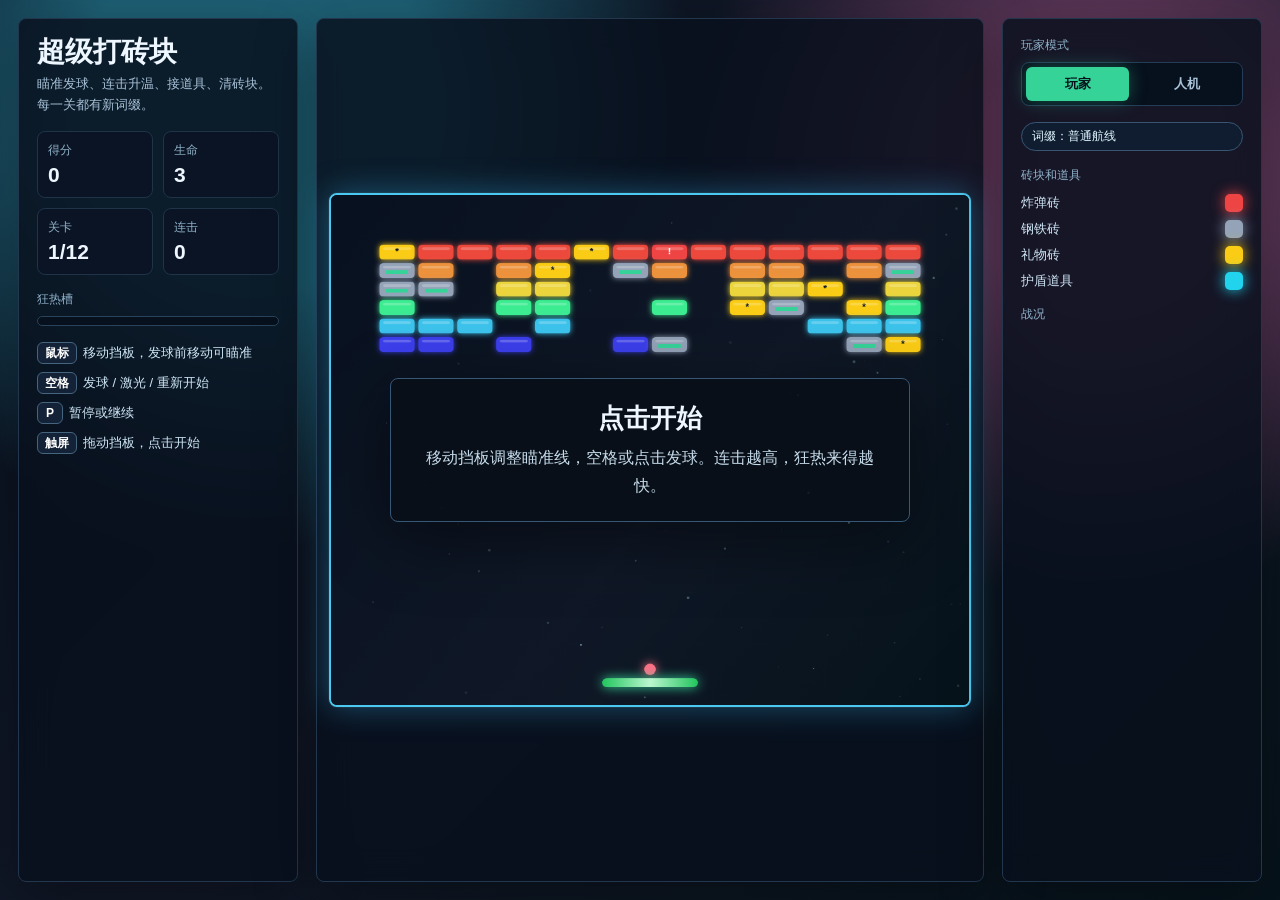
<file: index.html>
<!DOCTYPE html>
<html lang="zh-CN">
<head>
<meta charset="UTF-8">
<meta name="viewport" content="width=device-width, initial-scale=1.0">
<title>超级打砖块</title>
<style>
:root{
    color-scheme:dark;
    --panel:#0f172a;
    --ink:#eef6ff;
    --muted:#a8c2d8;
    --line:#22364d;
    --green:#36d399;
    --cyan:#38bdf8;
    --pink:#fb7185;
    --gold:#facc15;
}
*{box-sizing:border-box}
body{
    margin:0;
    min-height:100vh;
    overflow:hidden;
    background:
        radial-gradient(circle at 20% 12%,#1e5f74 0 14%,transparent 34%),
        radial-gradient(circle at 86% 20%,#62385b 0 10%,transparent 32%),
        linear-gradient(135deg,#08111f,#111827 48%,#06131b);
    color:var(--ink);
    font-family:"Microsoft YaHei",Arial,sans-serif;
}
.shell{
    height:100vh;
    display:grid;
    grid-template-columns:minmax(230px,280px) minmax(0,1fr) minmax(220px,260px);
    gap:18px;
    padding:18px;
}
.panel{
    min-height:0;
    border:1px solid var(--line);
    background:rgba(9,16,29,.84);
    box-shadow:0 18px 60px rgba(0,0,0,.34);
    backdrop-filter:blur(16px);
    border-radius:8px;
}
.side{
    padding:18px;
    display:flex;
    flex-direction:column;
    gap:16px;
}
h1{
    margin:0;
    font-size:28px;
    line-height:1.1;
}
.tagline{
    margin:6px 0 0;
    color:var(--muted);
    font-size:13px;
    line-height:1.6;
}
.stat-grid{
    display:grid;
    grid-template-columns:1fr 1fr;
    gap:10px;
}
.stat{
    border:1px solid #1f3349;
    background:#0b1424;
    padding:10px;
    border-radius:8px;
}
.label{
    color:#8fb2c9;
    font-size:12px;
}
.value{
    margin-top:4px;
    font-size:21px;
    font-weight:700;
}
.meter{
    height:10px;
    border:1px solid #29435b;
    background:#07101d;
    border-radius:999px;
    overflow:hidden;
}
.meter span{
    display:block;
    height:100%;
    width:0%;
    background:linear-gradient(90deg,#22c55e,#facc15,#fb7185);
    box-shadow:0 0 18px #facc15;
    transition:width .12s linear;
}
.list{
    display:grid;
    gap:8px;
    color:#cfe7f6;
    font-size:13px;
    line-height:1.5;
}
.key{
    display:inline-flex;
    align-items:center;
    justify-content:center;
    min-width:26px;
    height:22px;
    padding:0 7px;
    margin-right:6px;
    border:1px solid #45647d;
    border-radius:6px;
    background:#132237;
    color:white;
    font-size:12px;
    font-weight:700;
}
.mode-toggle{
    display:grid;
    grid-template-columns:1fr 1fr;
    gap:6px;
    padding:4px;
    border:1px solid #243c55;
    border-radius:8px;
    background:#07101d;
}
.mode-toggle button{
    min-height:34px;
    border:0;
    border-radius:6px;
    background:transparent;
    color:#a8c2d8;
    font:700 13px "Microsoft YaHei",Arial,sans-serif;
    cursor:pointer;
}
.mode-toggle button.active{
    background:#36d399;
    color:#06131b;
    box-shadow:0 0 18px rgba(54,211,153,.34);
}
.game-wrap{
    min-width:0;
    min-height:0;
    position:relative;
    display:grid;
    place-items:center;
    padding:12px;
}
#gameCanvas{
    width:min(100%,calc((100vh - 60px) * 1.25));
    aspect-ratio:5/4;
    max-height:calc(100vh - 44px);
    border:2px solid #4cc9f0;
    border-radius:8px;
    background:#08111f;
    box-shadow:0 0 0 1px rgba(255,255,255,.05),0 0 32px rgba(56,189,248,.36);
}
.overlay{
    position:absolute;
    inset:12px;
    display:grid;
    place-items:center;
    pointer-events:none;
}
.card{
    width:min(520px,86%);
    border:1px solid #365775;
    background:rgba(7,14,24,.86);
    border-radius:8px;
    padding:22px;
    text-align:center;
    box-shadow:0 18px 70px rgba(0,0,0,.45);
}
.card h2{
    margin:0 0 8px;
    font-size:26px;
}
.card p{
    margin:0;
    color:#c7dceb;
    line-height:1.7;
}
.badge{
    display:inline-flex;
    align-items:center;
    gap:6px;
    min-height:28px;
    padding:5px 10px;
    border:1px solid #385671;
    border-radius:999px;
    background:#101d31;
    color:#dff7ff;
    font-size:12px;
}
.feed{
    min-height:112px;
    display:grid;
    align-content:start;
    gap:8px;
}
.event{
    padding:9px 10px;
    border:1px solid #22364d;
    border-radius:8px;
    background:#0b1424;
    color:#dbeafe;
    font-size:13px;
}
.legend{
    display:grid;
    gap:8px;
}
.legend-row{
    display:flex;
    align-items:center;
    justify-content:space-between;
    gap:10px;
    color:#cfe7f6;
    font-size:13px;
}
.swatch{
    width:18px;
    height:18px;
    border-radius:5px;
    box-shadow:0 0 14px currentColor;
}
@media (max-width:900px){
    body{overflow:auto}
    .shell{
        height:auto;
        min-height:100vh;
        grid-template-columns:1fr;
        padding:12px;
    }
    .side{padding:14px}
    #gameCanvas{
        width:100%;
        max-height:none;
    }
}
</style>
</head>
<body>
<main class="shell">
    <aside class="panel side">
        <div>
            <h1>超级打砖块</h1>
            <p class="tagline">瞄准发球、连击升温、接道具、清砖块。每一关都有新词缀。</p>
        </div>
        <section class="stat-grid" aria-label="游戏数据">
            <div class="stat"><div class="label">得分</div><div class="value" id="score">0</div></div>
            <div class="stat"><div class="label">生命</div><div class="value" id="lives">3</div></div>
            <div class="stat"><div class="label">关卡</div><div class="value" id="level">1</div></div>
            <div class="stat"><div class="label">连击</div><div class="value" id="combo">0</div></div>
        </section>
        <div>
            <div class="label" style="margin-bottom:8px">狂热槽</div>
            <div class="meter"><span id="feverMeter"></span></div>
        </div>
        <section class="list" aria-label="操作">
            <div><span class="key">鼠标</span>移动挡板，发球前移动可瞄准</div>
            <div><span class="key">空格</span>发球 / 激光 / 重新开始</div>
            <div><span class="key">P</span>暂停或继续</div>
            <div><span class="key">触屏</span>拖动挡板，点击开始</div>
        </section>
    </aside>

    <section class="panel game-wrap" aria-label="游戏区域">
        <canvas id="gameCanvas" width="1000" height="800"></canvas>
        <div class="overlay" id="overlay">
            <div class="card">
                <h2 id="overlayTitle">点击开始</h2>
                <p id="overlayText">移动挡板调整瞄准线，空格或点击发球。连击越高，狂热来得越快。</p>
            </div>
        </div>
    </section>

    <aside class="panel side">
        <section>
            <div class="label" style="margin-bottom:8px">玩家模式</div>
            <div class="mode-toggle" role="group" aria-label="玩家模式">
                <button class="active" id="playerModeBtn" type="button">玩家</button>
                <button id="aiModeBtn" type="button">人机</button>
            </div>
        </section>
        <div class="badge" id="modifierBadge">词缀：准备中</div>
        <section>
            <div class="label" style="margin-bottom:10px">砖块和道具</div>
            <div class="legend">
                <div class="legend-row"><span>炸弹砖</span><span class="swatch" style="color:#ef4444;background:#ef4444"></span></div>
                <div class="legend-row"><span>钢铁砖</span><span class="swatch" style="color:#94a3b8;background:#94a3b8"></span></div>
                <div class="legend-row"><span>礼物砖</span><span class="swatch" style="color:#facc15;background:#facc15"></span></div>
                <div class="legend-row"><span>护盾道具</span><span class="swatch" style="color:#22d3ee;background:#22d3ee"></span></div>
            </div>
        </section>
        <section>
            <div class="label" style="margin-bottom:10px">战况</div>
            <div class="feed" id="feed"></div>
        </section>
    </aside>
</main>

<script>
const canvas = document.getElementById("gameCanvas");
const ctx = canvas.getContext("2d");
const overlay = document.getElementById("overlay");
const overlayTitle = document.getElementById("overlayTitle");
const overlayText = document.getElementById("overlayText");
const scoreEl = document.getElementById("score");
const livesEl = document.getElementById("lives");
const levelEl = document.getElementById("level");
const comboEl = document.getElementById("combo");
const feverMeter = document.getElementById("feverMeter");
const modifierBadge = document.getElementById("modifierBadge");
const feed = document.getElementById("feed");
const playerModeBtn = document.getElementById("playerModeBtn");
const aiModeBtn = document.getElementById("aiModeBtn");

const W = canvas.width;
const H = canvas.height;
const maxLevel = 12;
const modifiers = [
    {name:"普通航线", ball:1, gravity:1, drop:1},
    {name:"高速雨", ball:1.14, gravity:1.18, drop:1.2},
    {name:"礼物加班", ball:.98, gravity:.95, drop:1.55},
    {name:"硬核砖墙", ball:1.05, gravity:1, drop:.9},
    {name:"霓虹巡航", ball:1.08, gravity:1.05, drop:1}
];
const powerColors = {
    multi:"#facc15",
    life:"#38bdf8",
    wide:"#36d399",
    laser:"#ef4444",
    shield:"#22d3ee",
    slow:"#a78bfa",
    blast:"#fb7185"
};
const powerLabels = {
    multi:"多球",
    life:"+1",
    wide:"加宽",
    laser:"激光",
    shield:"护盾",
    slow:"慢放",
    blast:"清屏"
};

let audioCtx;
let state;
let pointerX = W / 2;
let controlMode = "player";
let rafId = 0;
let lastTime = 0;
let starSeed = Array.from({length:70}, () => ({
    x:Math.random() * W,
    y:Math.random() * H,
    r:Math.random() * 1.8 + .5,
    a:Math.random() * .5 + .2,
    s:Math.random() * .35 + .05
}));

function makeState() {
    return {
        mode:"ready",
        score:0,
        lives:3,
        level:1,
        combo:0,
        fever:0,
        feverTime:0,
        shake:0,
        messageTimer:0,
        message:"",
        shield:false,
        laserTime:0,
        slowTime:0,
        aiLaunchDelay:0,
        aiLaserCooldown:0,
        aiShotBias:1,
        modifier:modifiers[0],
        paddle:{x:W / 2 - 75, y:H - 42, w:150, h:14, target:W / 2},
        balls:[],
        bricks:[],
        powerUps:[],
        lasers:[],
        particles:[]
    };
}

function initAudio() {
    if (!audioCtx) audioCtx = new (window.AudioContext || window.webkitAudioContext)();
    if (audioCtx.state === "suspended") audioCtx.resume();
}

function beep(freq, type = "sine", duration = .07, volume = .06) {
    if (!audioCtx) return;
    const osc = audioCtx.createOscillator();
    const gain = audioCtx.createGain();
    osc.type = type;
    osc.frequency.value = freq;
    gain.gain.value = volume;
    osc.connect(gain);
    gain.connect(audioCtx.destination);
    osc.start();
    gain.gain.exponentialRampToValueAtTime(.0001, audioCtx.currentTime + duration);
    osc.stop(audioCtx.currentTime + duration);
}

function addEvent(text) {
    const item = document.createElement("div");
    item.className = "event";
    item.textContent = text;
    feed.prepend(item);
    while (feed.children.length > 4) feed.lastChild.remove();
}

function showOverlay(title, text) {
    overlayTitle.textContent = title;
    overlayText.textContent = text;
    overlay.style.display = "grid";
}

function hideOverlay() {
    overlay.style.display = "none";
}

function setTemporaryMessage(text, frames = 90) {
    state.message = text;
    state.messageTimer = frames;
}

function syncControlModeButtons() {
    playerModeBtn.classList.toggle("active", controlMode === "player");
    aiModeBtn.classList.toggle("active", controlMode === "ai");
}

function setControlMode(mode) {
    controlMode = mode;
    syncControlModeButtons();
    if (!state) return;
    if (mode === "ai") {
        state.aiLaunchDelay = 18;
        setTemporaryMessage("人机接管");
        addEvent("切换到人机模式。");
        if (state.mode === "ready" || state.mode === "gameover" || state.mode === "win") startGame();
    } else {
        setTemporaryMessage("玩家接管");
        addEvent("切换到玩家模式。");
    }
}

function startGame() {
    initAudio();
    state = makeState();
    feed.innerHTML = "";
    addEvent("第一关上线，先热手。");
    buildLevel();
    hideOverlay();
    state.mode = "aim";
    if (controlMode === "ai") {
        state.aiLaunchDelay = 18;
        setTemporaryMessage("人机接管");
    }
    cancelAnimationFrame(rafId);
    lastTime = performance.now();
    rafId = requestAnimationFrame(loop);
}

function buildLevel() {
    state.modifier = modifiers[(state.level - 1) % modifiers.length];
    modifierBadge.textContent = "词缀：" + state.modifier.name;
    state.balls = [];
    state.bricks = [];
    state.powerUps = [];
    state.lasers = [];
    state.particles = [];
    state.combo = 0;
    state.paddle.w = Math.max(125, Math.min(170, state.paddle.w));
    state.paddle.x = W / 2 - state.paddle.w / 2;
    state.paddle.target = W / 2;
    createBall(true);

    const cols = 14;
    const rows = 6 + Math.min(3, Math.floor((state.level - 1) / 2));
    const gap = 6;
    const bw = Math.floor((W - 140 - gap * (cols - 1)) / cols);
    const bh = 23;
    const ox = (W - cols * bw - (cols - 1) * gap) / 2;
    const oy = 78;
    const rowHues = [0,25,48,145,190,235,275,315,345];
    for (let r = 0; r < rows; r++) {
        for (let c = 0; c < cols; c++) {
            const edgeBrick = c === 0 || c === cols - 1;
            const staggerGap = r % 2 === 1 && (c + state.level) % 3 === 0;
            const centerGap = r > 0 && Math.abs(c - (cols - 1) / 2) < 2.2 && (r + state.level) % 2 !== 0;
            const diagonalGap = r > 1 && (c + r + state.level) % 5 === 0;
            const pocketGap = r > 2 && (c - r + state.level) % 6 === 0;
            if (!edgeBrick && (staggerGap || centerGap || diagonalGap || pocketGap)) continue;
            let type = "normal";
            let hp = 1;
            const roll = Math.random();
            if (roll < .045 + state.level * .004) type = "bomb";
            else if (roll < .18 + state.level * .01) { type = "hard"; hp = state.modifier.name === "硬核砖墙" ? 4 : 3; }
            else if (roll < .27 + state.modifier.drop * .025) type = "gift";
            state.bricks.push({
                x:ox + c * (bw + gap),
                y:oy + r * (bh + gap),
                w:bw,
                h:bh,
                hp,
                maxHp:hp,
                type,
                alive:true,
                hue:(rowHues[r % rowHues.length] + state.level * 4) % 360
            });
        }
    }
}

function createBall(stuck = false, source) {
    const angle = source ? Math.atan2(source.dy, source.dx) + (Math.random() - .5) * .85 : -Math.PI / 2;
    const speed = (5.2 + Math.min(2.5, state.level * .25)) * state.modifier.ball;
    const ball = {
        x:source ? source.x : state.paddle.x + state.paddle.w / 2,
        y:source ? source.y : state.paddle.y - 14,
        dx:Math.cos(angle) * speed,
        dy:Math.sin(angle) * speed,
        r:9,
        stuck,
        trail:[]
    };
    if (stuck) {
        ball.dx = 0;
        ball.dy = -speed;
    }
    state.balls.push(ball);
    return ball;
}

function launchBalls() {
    if (state.mode === "ready") return;
    let launched = false;
    const aim = getAim();
    state.balls.forEach(ball => {
        if (!ball.stuck) return;
        const speed = (5.8 + Math.min(2.8, state.level * .3)) * state.modifier.ball;
        ball.dx = Math.cos(aim) * speed;
        ball.dy = Math.sin(aim) * speed;
        ball.stuck = false;
        launched = true;
    });
    if (!launched) return;
    state.mode = "playing";
    beep(540, "triangle", .08);
}

function getAim() {
    const center = state.paddle.x + state.paddle.w / 2;
    const offset = Math.max(-1, Math.min(1, (pointerX - center) / 180));
    return -Math.PI / 2 + offset * .85;
}

function pauseGame() {
    if (!state || state.mode === "ready" || state.mode === "gameover" || state.mode === "win") return;
    if (state.mode === "paused") {
        state.mode = state.balls.some(b => b.stuck) ? "aim" : "playing";
        hideOverlay();
        lastTime = performance.now();
        rafId = requestAnimationFrame(loop);
    } else {
        state.mode = "paused";
        showOverlay("已暂停", "按 P 继续。局面已经停住，可以喘口气。");
        cancelAnimationFrame(rafId);
    }
}

function spawnParticles(x, y, color, count = 16, power = 1) {
    for (let i = 0; i < count; i++) {
        const a = Math.random() * Math.PI * 2;
        const s = (Math.random() * 4 + 1.5) * power;
        state.particles.push({
            x, y,
            dx:Math.cos(a) * s,
            dy:Math.sin(a) * s,
            life:28 + Math.random() * 28,
            color,
            size:Math.random() * 3 + 2
        });
    }
}

function brickColor(brick) {
    if (brick.type === "bomb") return "#ef4444";
    if (brick.type === "hard") return "#94a3b8";
    if (brick.type === "gift") return "#facc15";
    return `hsl(${brick.hue},82%,58%)`;
}

function damageBrick(brick, amount = 1) {
    if (!brick.alive) return;
    brick.hp -= amount;
    if (brick.hp > 0) {
        beep(150, "square", .04, .04);
        return;
    }
    brick.alive = false;
    const gain = 12 + state.combo * 2;
    state.score += state.feverTime > 0 ? gain * 2 : gain;
    state.combo += 1;
    state.fever = Math.min(100, state.fever + 5 + Math.min(8, state.combo / 3));
    spawnParticles(brick.x + brick.w / 2, brick.y + brick.h / 2, brickColor(brick), 18);
    beep(240 + Math.random() * 360, "triangle", .06);

    if (state.combo === 8) setTemporaryMessage("8 连击，开始热了！");
    if (state.combo === 18) setTemporaryMessage("18 连击，狂热马上来！");
    if (state.fever >= 100 && state.feverTime <= 0) {
        state.fever = 0;
        state.feverTime = 520;
        setTemporaryMessage("狂热模式：双倍分数！");
        addEvent("狂热模式启动，得分翻倍。");
        beep(760, "sawtooth", .14, .08);
    }

    if (brick.type === "bomb") explodeAround(brick);
    if (brick.type === "gift" || Math.random() < .17 * state.modifier.drop) spawnPower(brick.x + brick.w / 2, brick.y + brick.h / 2);
}

function explodeAround(origin) {
    state.shake = 18;
    beep(80, "sawtooth", .18, .1);
    for (const brick of state.bricks) {
        if (!brick.alive || brick === origin) continue;
        const dx = brick.x + brick.w / 2 - (origin.x + origin.w / 2);
        const dy = brick.y + brick.h / 2 - (origin.y + origin.h / 2);
        if (Math.hypot(dx, dy) < 85) {
            brick.alive = false;
            state.score += 18;
            spawnParticles(brick.x + brick.w / 2, brick.y + brick.h / 2, brickColor(brick), 10);
        }
    }
}

function spawnPower(x, y) {
    const types = ["multi","life","wide","laser","shield","slow","blast"];
    const weights = [42,10,16,16,12,10,7];
    let total = weights.reduce((a,b) => a + b, 0);
    let pick = Math.random() * total;
    let type = "multi";
    for (let i = 0; i < types.length; i++) {
        pick -= weights[i];
        if (pick <= 0) { type = types[i]; break; }
    }
    state.powerUps.push({x, y, type, vy:2.4 * state.modifier.gravity, spin:0});
}

function applyPower(type) {
    beep(620, "sine", .08);
    addEvent("获得道具：" + powerLabels[type]);
    if (type === "multi") {
        const active = state.balls.filter(b => !b.stuck).slice(0, 8);
        if (active.length === 0) active.push(...state.balls.slice(0, 1));
        active.forEach(ball => createBall(false, ball));
        setTemporaryMessage("多球乱斗！");
    }
    if (type === "life") state.lives += 1;
    if (type === "wide") {
        state.paddle.w = Math.min(260, state.paddle.w + 42);
        setTimeout(() => { if (state) state.paddle.w = Math.max(130, state.paddle.w - 34); }, 9500);
    }
    if (type === "laser") {
        state.laserTime = 520;
        setTemporaryMessage("激光就绪，按空格发射。");
    }
    if (type === "shield") {
        state.shield = true;
        setTemporaryMessage("底部护盾已展开。");
    }
    if (type === "slow") {
        state.slowTime = 420;
        setTemporaryMessage("慢放时间，稳稳接球。");
    }
    if (type === "blast") {
        const targets = state.bricks.filter(b => b.alive).slice(0, 18);
        targets.forEach(b => damageBrick(b, 99));
        state.shake = 24;
    }
}

function fireLaser() {
    if (state.laserTime <= 0) return;
    state.lasers.push({x:state.paddle.x + 14, y:state.paddle.y - 10});
    state.lasers.push({x:state.paddle.x + state.paddle.w - 18, y:state.paddle.y - 10});
    beep(840, "square", .04, .04);
}

function levelCleared() {
    return state.bricks.every(b => !b.alive);
}

function prepareRespawnBall() {
    state.balls = [];
    createBall(true);
    state.mode = "aim";
    state.lasers = [];
}

function nextLevel() {
    state.level += 1;
    if (state.level > maxLevel) {
        state.mode = "win";
        showOverlay("通关成功", `最终得分 ${state.score}。按空格或点击再来一局。`);
        addEvent("十二关全清，漂亮。");
        return;
    }
    addEvent(`第 ${state.level} 关：${modifiers[(state.level - 1) % modifiers.length].name}`);
    buildLevel();
    state.mode = "aim";
    setTemporaryMessage(`第 ${state.level} 关`);
}

function loseLife() {
    if (state.shield) {
        state.shield = false;
        prepareRespawnBall();
        setTemporaryMessage("护盾救了一球。");
        beep(520, "triangle", .15);
        return;
    }
    state.lives -= 1;
    state.combo = 0;
    beep(95, "sawtooth", .2);
    if (state.lives <= 0) {
        state.mode = "gameover";
        showOverlay("游戏结束", `得分 ${state.score}。按空格或点击重新开始。`);
        return;
    }
    prepareRespawnBall();
    setTemporaryMessage("掉球了，重新瞄准。");
}

function clamp(value, min, max) {
    return Math.max(min, Math.min(max, value));
}

function reflectCourtX(x, radius = 9) {
    const minX = radius;
    const maxX = W - radius;
    const span = maxX - minX;
    let offset = (x - minX) % (span * 2);
    if (offset < 0) offset += span * 2;
    return offset <= span ? minX + offset : maxX - (offset - span);
}

function predictLandingX(ball) {
    if (ball.stuck || ball.dy <= .05) return null;
    const p = state.paddle;
    const steps = (p.y - ball.y) / ball.dy;
    if (steps <= 0) return null;
    return reflectCourtX(ball.x + ball.dx * steps, ball.r);
}

function chooseAiBrickTarget(originX = W / 2) {
    const alive = state.bricks.filter(brick => brick.alive);
    if (alive.length === 0) return null;
    return alive.reduce((best, brick) => {
        const brickCenter = brick.x + brick.w / 2;
        const frontRowBonus = brick.y * .9;
        const laneCost = Math.abs(brickCenter - originX) * .42;
        const specialBonus = brick.type === "gift" ? -36 : brick.type === "bomb" ? -24 : 0;
        const score = laneCost - frontRowBonus + specialBonus;
        return score < best.score ? {brick, score} : best;
    }, {brick:alive[0], score:Infinity}).brick;
}

function calculateAiHitOffset(landingX, ball) {
    const p = state.paddle;
    const speed = Math.min(9.2, Math.hypot(ball.dx, ball.dy) + .13);
    const startY = p.y - ball.r - 1;
    const candidates = state.bricks.filter(brick => brick.alive);
    if (candidates.length === 0) return state.aiShotBias * .62;

    let best = {hit:state.aiShotBias * .62, score:Infinity};
    for (const brick of candidates) {
        const targetX = brick.x + brick.w / 2;
        const targetY = brick.y + brick.h / 2;
        const vertical = Math.max(120, startY - targetY);
        for (let hit = -.9; hit <= .9; hit += .04) {
            if (Math.abs(hit) < .28) continue;
            const dx = hit * 6.4;
            const dy = -Math.sqrt(Math.max(10, speed * speed - dx * dx));
            const steps = vertical / -dy;
            const routeX = reflectCourtX(landingX + dx * steps, ball.r);
            const miss = Math.max(0, Math.abs(routeX - targetX) - brick.w / 2);
            const angleReward = Math.abs(hit) * 8;
            const specialBonus = brick.type === "gift" ? 18 : brick.type === "bomb" ? 14 : 0;
            const score = miss * 16 + brick.y * .02 - angleReward - specialBonus;
            if (score < best.score) best = {hit, score};
        }
    }

    state.aiShotBias = best.hit >= 0 ? 1 : -1;
    return clamp(best.hit, -.9, .9);
}

function isMultiBallActive() {
    return state.balls.filter(ball => !ball.dead && !ball.stuck).length > 1;
}

function chooseAiDropTarget() {
    return state.powerUps
        .filter(pu => pu.y < state.paddle.y && pu.y > H * .28)
        .sort((a, b) => b.y - a.y)[0] || null;
}

function chooseAiLaserTarget(center) {
    const p = state.paddle;
    const target = chooseAiBrickTarget(center);
    if (!target) return null;
    const targetX = target.x + target.w / 2;
    const leftLaserCenter = clamp(targetX - 14, p.w / 2, W - p.w / 2);
    const rightLaserCenter = clamp(targetX - p.w + 18, p.w / 2, W - p.w / 2);
    return Math.abs(leftLaserCenter - center) <= Math.abs(rightLaserCenter - center) ? leftLaserCenter : rightLaserCenter;
}

function chooseAiTarget() {
    const p = state.paddle;
    const center = p.x + p.w / 2;
    if (state.mode === "aim") {
        const target = chooseAiBrickTarget(center);
        if (!target) return W / 2;
        const targetX = target.x + target.w / 2;
        const targetY = target.y + target.h;
        const vertical = Math.max(180, p.y - targetY);
        let aimOffset = clamp(((targetX - center) / vertical) * 1.75, -.95, .95);
        if (Math.abs(aimOffset) < .48) {
            const direction = targetX >= center ? 1 : -1;
            aimOffset = direction * .48;
        }
        return clamp(center + aimOffset * 180, 0, W);
    }

    const multiBall = isMultiBallActive();
    if (multiBall && state.laserTime > 0) {
        const laserTarget = chooseAiLaserTarget(center);
        if (laserTarget !== null) return laserTarget;
    }

    const catchableDrop = chooseAiDropTarget();
    if (multiBall && catchableDrop) return clamp(catchableDrop.x, p.w / 2, W - p.w / 2);

    let targetX = W / 2;
    let urgency = Infinity;
    let targetLandingX = null;
    let targetBall = null;
    for (const ball of state.balls) {
        const landingX = predictLandingX(ball);
        if (landingX === null) continue;
        const steps = (p.y - ball.y) / ball.dy;
        if (steps < urgency) {
            urgency = steps;
            targetLandingX = landingX;
            targetBall = ball;
        }
    }

    if (targetLandingX !== null) {
        const hitOffset = calculateAiHitOffset(targetLandingX, targetBall);
        targetX = targetLandingX - hitOffset * (p.w / 2);
    }

    if (catchableDrop && (urgency > 90 || Math.abs(catchableDrop.x - targetX) < p.w * .45)) {
        targetX = catchableDrop.x;
    } else if (urgency === Infinity) {
        const activeBall = state.balls.find(ball => !ball.stuck);
        targetX = activeBall ? activeBall.x : center;
    }

    return clamp(targetX, p.w / 2, W - p.w / 2);
}

function updateAiController(dt) {
    if (controlMode !== "ai" || state.mode === "paused") return;
    pointerX = chooseAiTarget();
    state.aiLaunchDelay = Math.max(0, state.aiLaunchDelay - dt * 60);
    state.aiLaserCooldown = Math.max(0, state.aiLaserCooldown - dt * 60);
    if (state.mode === "aim" && state.aiLaunchDelay <= 0) {
        pointerX = chooseAiTarget();
        launchBalls();
        state.aiLaunchDelay = 24;
    }
    if (state.mode === "playing" && state.laserTime > 0 && state.aiLaserCooldown <= 0) {
        fireLaser();
        state.aiLaserCooldown = 18;
    }
}

function update(dt) {
    updateAiController(dt);
    const p = state.paddle;
    p.target = pointerX;
    p.x += (p.target - (p.x + p.w / 2)) * Math.min(1, dt * 13);
    p.x = Math.max(0, Math.min(W - p.w, p.x));

    if (state.mode === "aim") {
        state.balls.forEach(ball => {
            if (ball.stuck) {
                ball.x = p.x + p.w / 2;
                ball.y = p.y - ball.r - 1;
            }
        });
    }

    const slow = state.slowTime > 0 ? .58 : 1;
    const speedScale = state.feverTime > 0 ? 1.08 : 1;
    for (const ball of state.balls) {
        if (ball.stuck) continue;
        ball.trail.push({x:ball.x, y:ball.y});
        if (ball.trail.length > 11) ball.trail.shift();
        ball.x += ball.dx * dt * 60 * slow * speedScale;
        ball.y += ball.dy * dt * 60 * slow * speedScale;
        if (ball.x < ball.r) { ball.x = ball.r; ball.dx = Math.abs(ball.dx); beep(250); }
        if (ball.x > W - ball.r) { ball.x = W - ball.r; ball.dx = -Math.abs(ball.dx); beep(250); }
        if (ball.y < ball.r) { ball.y = ball.r; ball.dy = Math.abs(ball.dy); beep(250); }
        if (ball.y > H + 40) ball.dead = true;

        if (ball.y + ball.r >= p.y && ball.y - ball.r <= p.y + p.h && ball.x >= p.x && ball.x <= p.x + p.w && ball.dy > 0) {
            const hit = (ball.x - (p.x + p.w / 2)) / (p.w / 2);
            const speed = Math.min(9.2, Math.hypot(ball.dx, ball.dy) + .13);
            ball.dx = hit * 6.4;
            ball.dy = -Math.sqrt(Math.max(10, speed * speed - ball.dx * ball.dx));
            ball.y = p.y - ball.r - 1;
            beep(360, "triangle", .05);
        }

        for (const brick of state.bricks) {
            if (!brick.alive) continue;
            if (ball.x + ball.r > brick.x && ball.x - ball.r < brick.x + brick.w && ball.y + ball.r > brick.y && ball.y - ball.r < brick.y + brick.h) {
                const prevX = ball.x - ball.dx * dt * 60;
                const fromSide = prevX <= brick.x || prevX >= brick.x + brick.w;
                if (fromSide) ball.dx *= -1;
                else ball.dy *= -1;
                damageBrick(brick);
                break;
            }
        }
    }
    state.balls = state.balls.filter(b => !b.dead);
    if (state.balls.length === 0 && (state.mode === "playing" || state.mode === "aim")) loseLife();

    for (let i = state.powerUps.length - 1; i >= 0; i--) {
        const pu = state.powerUps[i];
        pu.y += pu.vy * dt * 60;
        pu.spin += dt * 7;
        if (pu.y + 12 >= p.y && pu.x >= p.x && pu.x <= p.x + p.w) {
            applyPower(pu.type);
            spawnParticles(pu.x, pu.y, powerColors[pu.type], 20);
            state.powerUps.splice(i, 1);
        } else if (pu.y > H + 30) state.powerUps.splice(i, 1);
    }

    for (let i = state.lasers.length - 1; i >= 0; i--) {
        const l = state.lasers[i];
        l.y -= 820 * dt;
        for (const brick of state.bricks) {
            if (!brick.alive) continue;
            if (l.x > brick.x && l.x < brick.x + brick.w && l.y > brick.y && l.y < brick.y + brick.h) {
                damageBrick(brick);
                l.dead = true;
                break;
            }
        }
        if (l.y < -30 || l.dead) state.lasers.splice(i, 1);
    }

    for (let i = state.particles.length - 1; i >= 0; i--) {
        const part = state.particles[i];
        part.x += part.dx * dt * 60;
        part.y += part.dy * dt * 60;
        part.dy += .04 * dt * 60;
        part.life -= dt * 60;
        if (part.life <= 0) state.particles.splice(i, 1);
    }

    if (state.laserTime > 0) state.laserTime -= dt * 60;
    if (state.slowTime > 0) state.slowTime -= dt * 60;
    if (state.feverTime > 0) state.feverTime -= dt * 60;
    if (state.messageTimer > 0) state.messageTimer -= dt * 60;
    if (state.shake > 0) state.shake -= dt * 60;

    if (levelCleared() && state.mode !== "gameover" && state.mode !== "win") nextLevel();
}

function drawBackground(time) {
    const bg = ctx.createLinearGradient(0, 0, W, H);
    bg.addColorStop(0, "#08111f");
    bg.addColorStop(.55, state.feverTime > 0 ? "#24142b" : "#101827");
    bg.addColorStop(1, "#06131b");
    ctx.fillStyle = bg;
    ctx.fillRect(0, 0, W, H);
    for (const star of starSeed) {
        star.y += star.s;
        if (star.y > H) star.y = 0;
        const twinkle = .5 + Math.sin(time * .002 + star.x) * .35;
        ctx.globalAlpha = star.a * twinkle;
        ctx.fillStyle = "#bfefff";
        ctx.beginPath();
        ctx.arc(star.x, star.y, star.r, 0, Math.PI * 2);
        ctx.fill();
    }
    ctx.globalAlpha = 1;
}

function roundedRect(x, y, w, h, r) {
    ctx.beginPath();
    ctx.moveTo(x + r, y);
    ctx.lineTo(x + w - r, y);
    ctx.quadraticCurveTo(x + w, y, x + w, y + r);
    ctx.lineTo(x + w, y + h - r);
    ctx.quadraticCurveTo(x + w, y + h, x + w - r, y + h);
    ctx.lineTo(x + r, y + h);
    ctx.quadraticCurveTo(x, y + h, x, y + h - r);
    ctx.lineTo(x, y + r);
    ctx.quadraticCurveTo(x, y, x + r, y);
    ctx.closePath();
}

function drawBricks() {
    for (const brick of state.bricks) {
        if (!brick.alive) continue;
        const color = brickColor(brick);
        ctx.save();
        ctx.shadowColor = color;
        ctx.shadowBlur = 10;
        ctx.fillStyle = color;
        roundedRect(brick.x, brick.y, brick.w, brick.h, 6);
        ctx.fill();
        ctx.shadowBlur = 0;
        ctx.fillStyle = "rgba(255,255,255,.22)";
        roundedRect(brick.x + 5, brick.y + 4, brick.w - 10, Math.max(4, brick.h * .18), 4);
        ctx.fill();
        if (brick.type === "hard") {
            ctx.fillStyle = "#08111f";
            ctx.fillRect(brick.x + 10, brick.y + brick.h - 12, brick.w - 20, 6);
            ctx.fillStyle = "#36d399";
            ctx.fillRect(brick.x + 10, brick.y + brick.h - 12, (brick.w - 20) * (brick.hp / brick.maxHp), 6);
        }
        if (brick.type === "bomb" || brick.type === "gift") {
            ctx.fillStyle = brick.type === "gift" ? "#111827" : "white";
            ctx.font = "700 15px Arial";
            ctx.textAlign = "center";
            ctx.textBaseline = "middle";
            ctx.fillText(brick.type === "bomb" ? "!" : "*", brick.x + brick.w / 2, brick.y + brick.h / 2 - 1);
            ctx.textAlign = "left";
            ctx.textBaseline = "alphabetic";
        }
        ctx.restore();
    }
}

function drawPaddle() {
    const p = state.paddle;
    const grad = ctx.createLinearGradient(p.x, p.y, p.x + p.w, p.y);
    grad.addColorStop(0, "#22c55e");
    grad.addColorStop(.5, state.laserTime > 0 ? "#ef4444" : "#bbf7d0");
    grad.addColorStop(1, "#22c55e");
    ctx.save();
    ctx.shadowColor = state.laserTime > 0 ? "#ef4444" : "#36d399";
    ctx.shadowBlur = 18;
    ctx.fillStyle = grad;
    roundedRect(p.x, p.y, p.w, p.h, 8);
    ctx.fill();
    ctx.shadowBlur = 0;
    if (state.shield) {
        ctx.fillStyle = "rgba(34,211,238,.45)";
        ctx.fillRect(0, H - 8, W, 8);
    }
    ctx.restore();
}

function drawAim() {
    if (state.mode !== "aim") return;
    const angle = getAim();
    const x = state.paddle.x + state.paddle.w / 2;
    const y = state.paddle.y - 14;
    ctx.save();
    ctx.setLineDash([10, 9]);
    ctx.strokeStyle = "rgba(250,204,21,.78)";
    ctx.lineWidth = 3;
    ctx.beginPath();
    ctx.moveTo(x, y);
    ctx.lineTo(x + Math.cos(angle) * 150, y + Math.sin(angle) * 150);
    ctx.stroke();
    ctx.setLineDash([]);
    ctx.restore();
}

function drawBalls() {
    for (const ball of state.balls) {
        ball.trail.forEach((pt, i) => {
            ctx.globalAlpha = i / ball.trail.length * .5;
            ctx.fillStyle = "#fb7185";
            ctx.beginPath();
            ctx.arc(pt.x, pt.y, ball.r * i / ball.trail.length, 0, Math.PI * 2);
            ctx.fill();
        });
        ctx.globalAlpha = 1;
        ctx.save();
        ctx.shadowColor = "#fb7185";
        ctx.shadowBlur = 16;
        ctx.fillStyle = state.feverTime > 0 ? "#facc15" : "#fb7185";
        ctx.beginPath();
        ctx.arc(ball.x, ball.y, ball.r, 0, Math.PI * 2);
        ctx.fill();
        ctx.restore();
    }
}

function drawDrops() {
    for (const pu of state.powerUps) {
        ctx.save();
        ctx.translate(pu.x, pu.y);
        ctx.rotate(pu.spin);
        ctx.shadowColor = powerColors[pu.type];
        ctx.shadowBlur = 14;
        ctx.fillStyle = powerColors[pu.type];
        roundedRect(-16, -16, 32, 32, 7);
        ctx.fill();
        ctx.shadowBlur = 0;
        ctx.fillStyle = "#07111f";
        ctx.font = "700 11px Arial";
        ctx.textAlign = "center";
        ctx.textBaseline = "middle";
        ctx.fillText(powerLabels[pu.type], 0, 1);
        ctx.restore();
    }
}

function drawLasers() {
    ctx.save();
    ctx.shadowColor = "#ef4444";
    ctx.shadowBlur = 16;
    ctx.fillStyle = "#ef4444";
    state.lasers.forEach(l => ctx.fillRect(l.x - 2, l.y - 22, 4, 28));
    ctx.restore();
}

function drawParticles() {
    for (const part of state.particles) {
        ctx.globalAlpha = Math.max(0, part.life / 56);
        ctx.fillStyle = part.color;
        ctx.fillRect(part.x, part.y, part.size, part.size);
    }
    ctx.globalAlpha = 1;
}

function drawHud() {
    if (state.messageTimer > 0) {
        ctx.save();
        ctx.textAlign = "center";
        ctx.fillStyle = "rgba(6,13,24,.68)";
        roundedRect(W / 2 - 210, 22, 420, 46, 8);
        ctx.fill();
        ctx.fillStyle = "#fff7cc";
        ctx.font = "700 24px Microsoft YaHei, Arial";
        ctx.fillText(state.message, W / 2, 53);
        ctx.restore();
    }
    if (state.feverTime > 0) {
        ctx.save();
        ctx.strokeStyle = "rgba(250,204,21,.8)";
        ctx.lineWidth = 8;
        ctx.strokeRect(8, 8, W - 16, H - 16);
        ctx.restore();
    }
}

function render(time) {
    ctx.save();
    if (state.shake > 0) ctx.translate((Math.random() - .5) * 10, (Math.random() - .5) * 10);
    drawBackground(time);
    drawBricks();
    drawAim();
    drawBalls();
    drawPaddle();
    drawDrops();
    drawLasers();
    drawParticles();
    drawHud();
    ctx.restore();
}

function syncStats() {
    scoreEl.textContent = Math.floor(state.score);
    livesEl.textContent = state.lives;
    levelEl.textContent = state.level + "/" + maxLevel;
    comboEl.textContent = state.combo;
    feverMeter.style.width = (state.feverTime > 0 ? 100 : state.fever) + "%";
}

function loop(now) {
    const dt = Math.min(.033, (now - lastTime) / 1000 || .016);
    lastTime = now;
    if (state.mode === "playing" || state.mode === "aim") update(dt);
    render(now);
    syncStats();
    if (state.mode !== "paused" && state.mode !== "gameover" && state.mode !== "win") rafId = requestAnimationFrame(loop);
}

function setPointer(clientX) {
    const rect = canvas.getBoundingClientRect();
    const ratio = W / rect.width;
    pointerX = Math.max(0, Math.min(W, (clientX - rect.left) * ratio));
}

document.addEventListener("mousemove", e => {
    if (controlMode === "player") setPointer(e.clientX);
});
canvas.addEventListener("pointermove", e => {
    if (controlMode === "player") setPointer(e.clientX);
});
canvas.addEventListener("pointerdown", e => {
    if (controlMode === "player") setPointer(e.clientX);
    if (!state || state.mode === "ready" || state.mode === "gameover" || state.mode === "win") startGame();
    else if (controlMode === "player" && state.mode === "aim") launchBalls();
});
document.addEventListener("keydown", e => {
    if (e.code === "Space") {
        e.preventDefault();
        if (!state || state.mode === "ready" || state.mode === "gameover" || state.mode === "win") startGame();
        else if (controlMode === "player" && (state.mode === "aim" || state.balls.some(ball => ball.stuck))) launchBalls();
        else if (controlMode === "player" && state.mode === "playing") fireLaser();
    }
    if (e.code === "KeyP") pauseGame();
});
playerModeBtn.addEventListener("click", () => setControlMode("player"));
aiModeBtn.addEventListener("click", () => setControlMode("ai"));

state = makeState();
syncControlModeButtons();
buildLevel();
render(performance.now());
syncStats();
</script>
</body>
</html>
</file>
